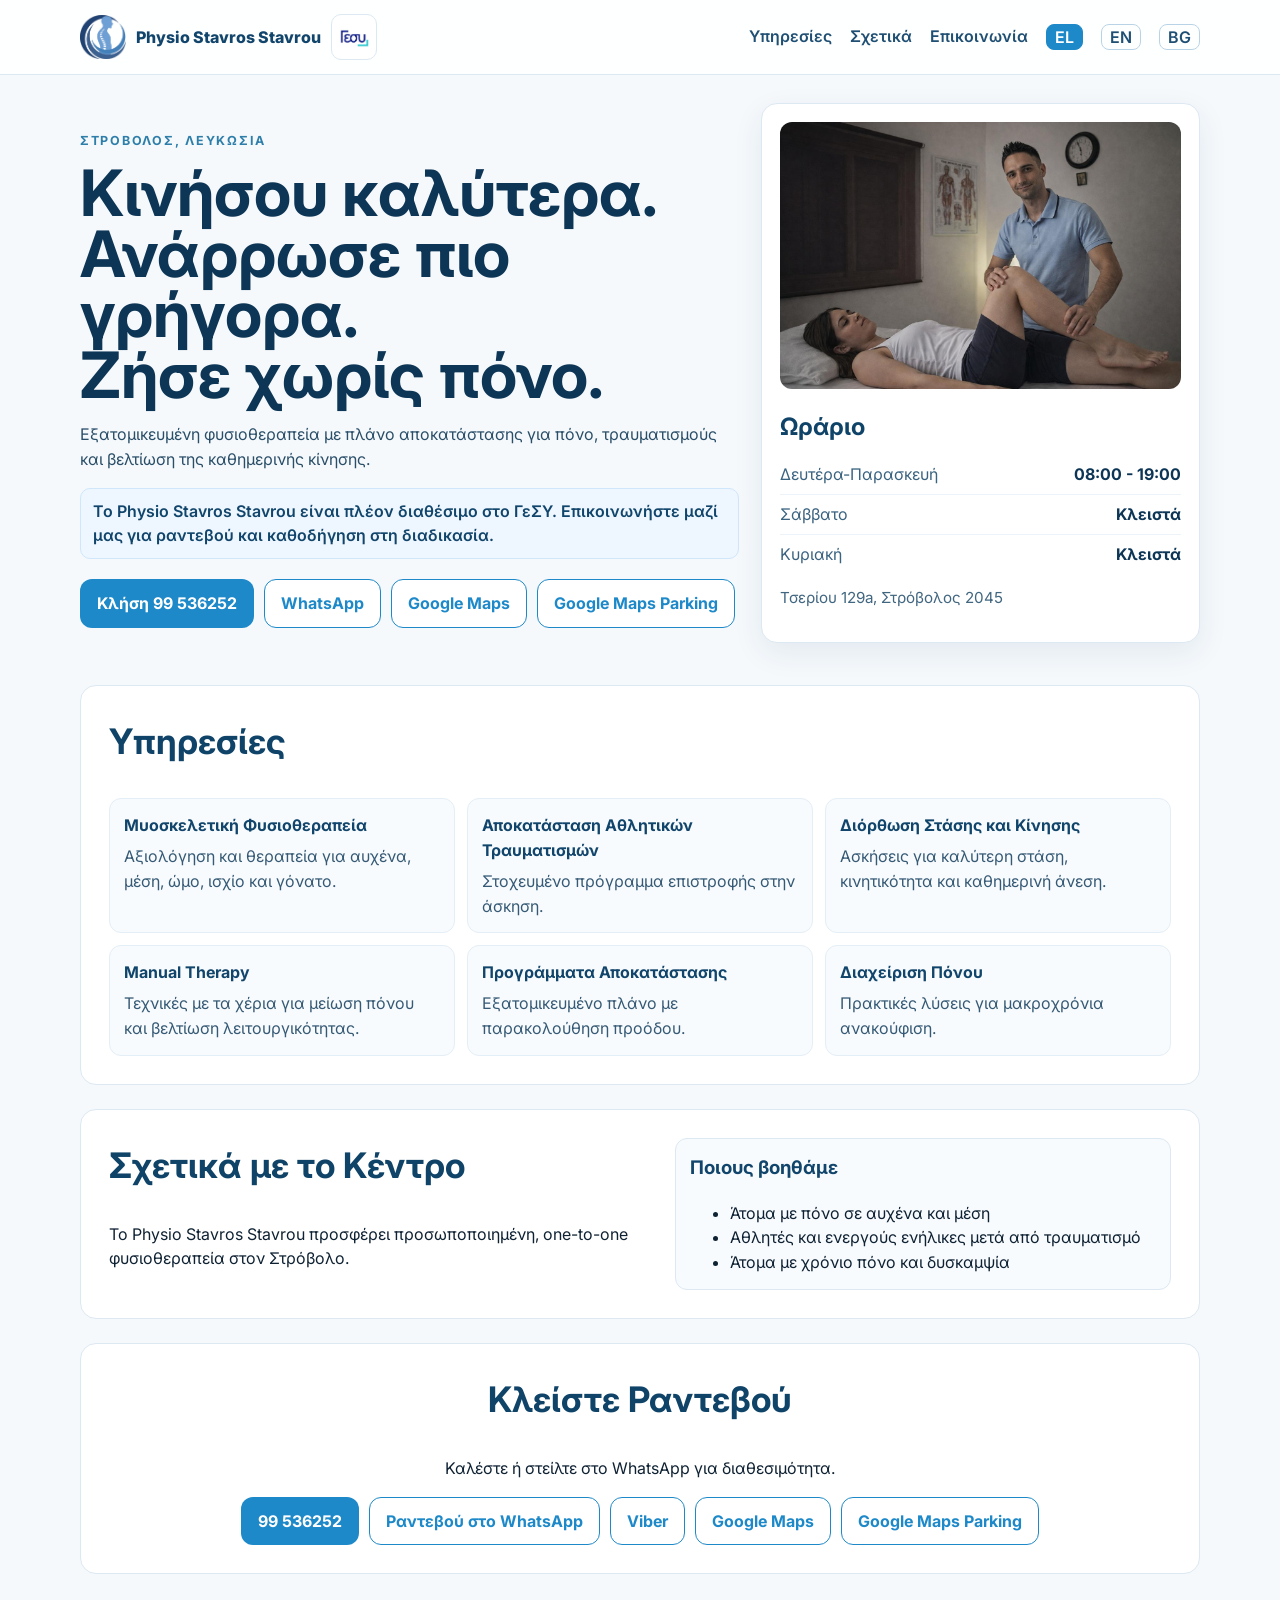
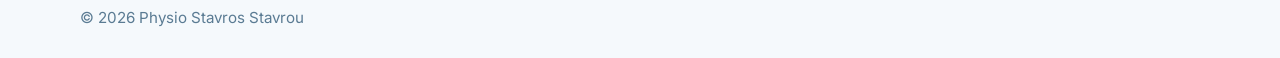
<file: index.html>
<!doctype html>
<html lang="en">
<head>
  <meta charset="UTF-8" />
  <meta name="viewport" content="width=device-width, initial-scale=1.0" />
  <title>Physio Stavros Stavrou</title>
  <meta name="robots" content="index,follow" />
  <link rel="canonical" href="https://physiostavros.com/el/" />
  <link rel="alternate" hreflang="el" href="https://physiostavros.com/el/" />
  <link rel="alternate" hreflang="en" href="https://physiostavros.com/en/" />
  <link rel="alternate" hreflang="bg" href="https://physiostavros.com/bg/" />
  <link rel="alternate" hreflang="x-default" href="https://physiostavros.com/el/" />
  <meta http-equiv="refresh" content="0; url=/el/" />
  <script>window.location.replace('/el/');</script>
</head>
<body>
  <p>Redirecting to <a href="/el/">/el/</a>...</p>
</body>
</html>
</file>
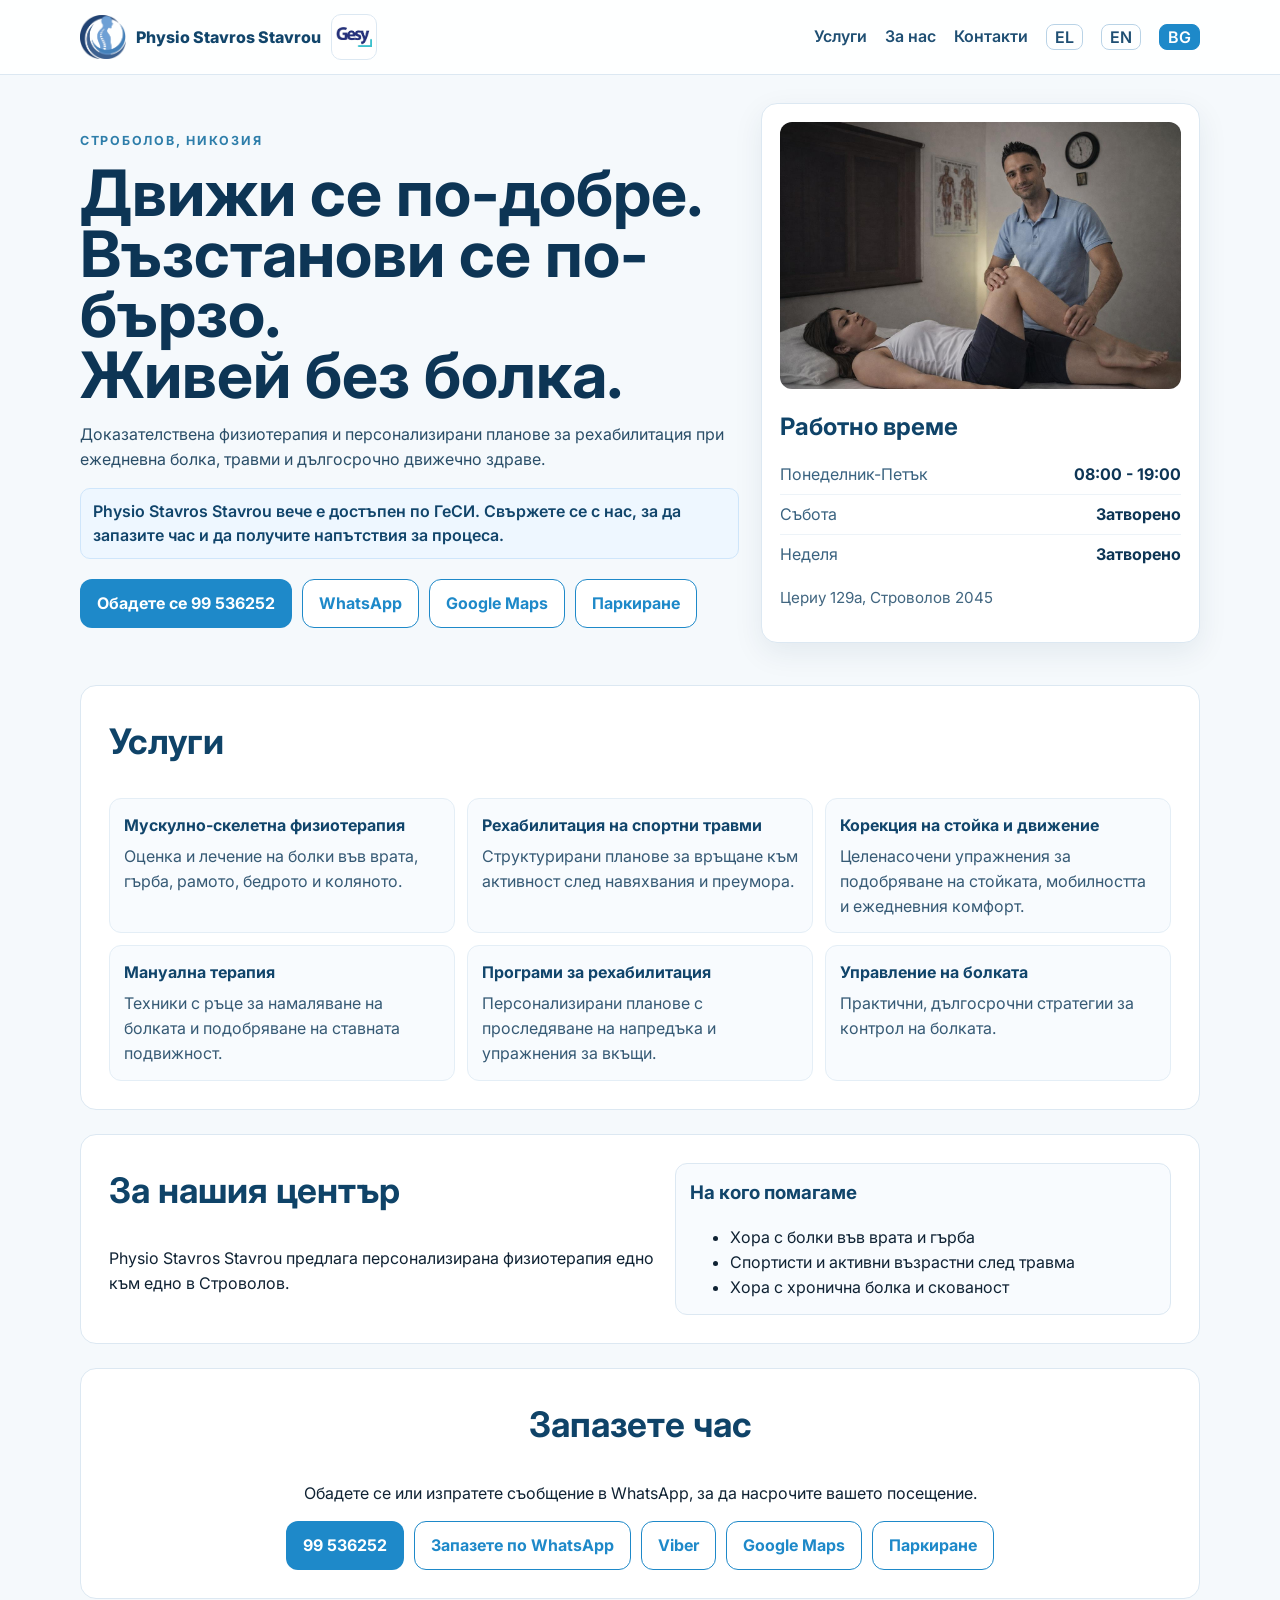
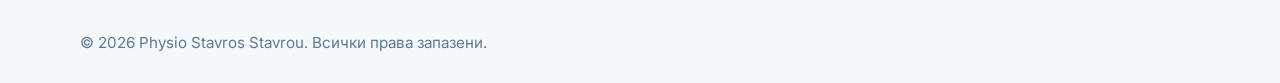
<file: bg/index.html>
<!doctype html>
<html lang="bg">
<head>
  <meta charset="UTF-8" />
  <meta name="viewport" content="width=device-width, initial-scale=1.0" />
  <title>Physio Stavros Stavrou | Физиотерапия в Строволов</title>
  <meta name="description" content="Physio Stavros Stavrou в Строволов, Никозия. Съвременна физиотерапия за облекчаване на болката, рехабилитация, стойка и възстановяване на движението. Физиотерапия Строволов, физиотерапевт Никозия." />
  <meta name="robots" content="index,follow" />
  <meta name="keywords" content="физиотерапия Строволов, физиотерапевт Никозия, ГеСИ физиотерапия, fizioterapia strovolos, fizioterapevt Nicosia, fizio Kipyr" />
  <link rel="canonical" href="https://physiostavros.com/bg/" />
  <link rel="alternate" hreflang="el" href="https://physiostavros.com/el/" />
  <link rel="alternate" hreflang="en" href="https://physiostavros.com/en/" />
  <link rel="alternate" hreflang="bg" href="https://physiostavros.com/bg/" />
  <link rel="alternate" hreflang="x-default" href="https://physiostavros.com/el/" />
  <meta property="og:type" content="website" />
  <meta property="og:locale" content="bg_BG" />
  <meta property="og:title" content="Physio Stavros Stavrou | Физиотерапия в Строволов" />
  <meta property="og:description" content="Съвременна физиотерапия в Строволов с персонализирани планове за рехабилитация. Достъпно по ГеСИ." />
  <meta property="og:url" content="https://physiostavros.com/bg/" />
  <meta property="og:image" content="https://physiostavros.com/assets/physio-primary-logo.png" />
  <meta name="twitter:card" content="summary_large_image" />
  <meta name="twitter:title" content="Physio Stavros Stavrou | Физиотерапия в Строволов" />
  <meta name="twitter:description" content="Съвременна физиотерапия в Строволов - достъпна по ГеСИ." />
  <meta name="twitter:image" content="https://physiostavros.com/assets/physio-primary-logo.png" />

  <link rel="preconnect" href="https://fonts.googleapis.com" />
  <link rel="preconnect" href="https://fonts.gstatic.com" crossorigin />
  <link href="https://fonts.googleapis.com/css2?family=Inter:wght@400;500;600;700;800&display=swap" rel="stylesheet" />
  <link rel="stylesheet" href="../styles.css" />
  <script type="application/ld+json">
  {
    "@context": "https://schema.org",
    "@type": "Physiotherapy",
    "name": "Physio Stavros Stavrou",
    "alternateName": "Fysiotherapeia Stavros Stavrou",
    "keywords": "физиотерапия Строволов, физиотерапевт Никозия, fizioterapia strovolos, fizioterapevt lefkosia"
    "url": "https://physiostavros.com/bg/",
    "image": "https://physiostavros.com/assets/physio-primary-logo.png",
    "telephone": "+35799536252",
    "address": {
      "@type": "PostalAddress",
      "streetAddress": "Tseriou 129a",
      "addressLocality": "Strovolos",
      "postalCode": "2045",
      "addressCountry": "CY"
    },
    "geo": {
      "@type": "GeoCoordinates",
      "latitude": 35.126,
      "longitude": 33.357
    },
    "openingHoursSpecification": [{
      "@type": "OpeningHoursSpecification",
      "dayOfWeek": ["Monday", "Tuesday", "Wednesday", "Thursday", "Friday"],
      "opens": "08:00",
      "closes": "19:00"
    }],
    "sameAs": [
      "https://www.google.com/maps/search/?api=1&query=Physio+Stavros+Stavrou+Tseriou+129a+Strovolos"
    ]
  }
  </script>
</head>
<body>
  <header class="topbar">
    <div class="wrap nav">
      <div class="brand-row">
        <img class="top-logo clinic-logo" src="../assets/physio-primary-logo.png" alt="Physio Stavros Stavrou logo" loading="lazy" />
        <a class="brand" href="#home">Physio Stavros Stavrou</a>
        <img class="top-logo" src="../assets/gesy-english.jpg" alt="GeSY logo" loading="lazy" />
      </div>
      <nav>
        <a href="#services">Услуги</a>
        <a href="#about">За нас</a>
        <a href="#contact">Контакти</a>
        <a class="lang-link" href="/el/">EL</a>
        <a class="lang-link" href="/en/">EN</a>
        <a class="lang-link lang-active" href="/bg/">BG</a>
      </nav>
    </div>
  </header>

  <main id="home">
    <section class="hero wrap">
      <div>
        <p class="eyebrow">СТРОБОЛОВ, НИКОЗИЯ</p>
        <h1>Движи се по-добре.<br />Възстанови се по-бързо.<br />Живей без болка.</h1>
        <p class="lead">Доказателствена физиотерапия и персонализирани планове за рехабилитация при ежедневна болка, травми и дългосрочно движечно здраве.</p>
        <p class="gesy-note">Physio Stavros Stavrou вече е достъпен по ГеСИ. Свържете се с нас, за да запазите час и да получите напътствия за процеса.</p>
        <div class="cta-row">
          <a class="btn btn-primary" href="tel:+35799536252">Обадете се 99 536252</a>
          <a class="btn btn-outline" href="https://wa.me/35799536252" target="_blank" rel="noopener noreferrer">WhatsApp</a>
          <a class="btn btn-outline" href="https://www.google.com/maps/search/?api=1&query=Physio+Stavros+Stavrou+Tseriou+129a+Strovolos" target="_blank" rel="noopener noreferrer">Google Maps</a>
          <a class="btn btn-outline" href="https://maps.app.goo.gl/7N8tuWDPPaSjr6Cb6?g_st=ic" target="_blank" rel="noopener noreferrer">Паркиране</a>
        </div>
      </div>
      <aside class="hero-card">
        <img class="hero-photo" src="../assets/clinic-physio-session.jpg" alt="Физиотерапия в Physio Stavros Stavrou" loading="lazy" />
        <h2>Работно време</h2>
        <ul>
          <li><span>Понеделник-Петък</span><strong>08:00 - 19:00</strong></li>
          <li><span>Събота</span><strong>Затворено</strong></li>
          <li><span>Неделя</span><strong>Затворено</strong></li>
        </ul>
        <p class="meta">Цериу 129a, Строволов 2045</p>
      </aside>
    </section>

    <section id="services" class="wrap section">
      <h2>Услуги</h2>
      <div class="grid">
        <article class="card"><h3>Мускулно-скелетна физиотерапия</h3><p>Оценка и лечение на болки във врата, гърба, рамото, бедрото и коляното.</p></article>
        <article class="card"><h3>Рехабилитация на спортни травми</h3><p>Структурирани планове за връщане към активност след навяхвания и преумора.</p></article>
        <article class="card"><h3>Корекция на стойка и движение</h3><p>Целенасочени упражнения за подобряване на стойката, мобилността и ежедневния комфорт.</p></article>
        <article class="card"><h3>Мануална терапия</h3><p>Техники с ръце за намаляване на болката и подобряване на ставната подвижност.</p></article>
        <article class="card"><h3>Програми за рехабилитация</h3><p>Персонализирани планове с проследяване на напредъка и упражнения за вкъщи.</p></article>
        <article class="card"><h3>Управление на болката</h3><p>Практични, дългосрочни стратегии за контрол на болката.</p></article>
      </div>
    </section>

    <section id="about" class="wrap section split">
      <div>
        <h2>За нашия център</h2>
        <p>Physio Stavros Stavrou предлага персонализирана физиотерапия едно към едно в Строволов.</p>
      </div>
      <div class="highlight">
        <h3>На кого помагаме</h3>
        <ul>
          <li>Хора с болки във врата и гърба</li>
          <li>Спортисти и активни възрастни след травма</li>
          <li>Хора с хронична болка и скованост</li>
        </ul>
      </div>
    </section>

    <section id="contact" class="wrap section contact">
      <h2>Запазете час</h2>
      <p>Обадете се или изпратете съобщение в WhatsApp, за да насрочите вашето посещение.</p>
      <div class="contact-actions">
        <a class="btn btn-primary" href="tel:+35799536252">99 536252</a>
        <a class="btn btn-outline" href="https://wa.me/35799536252" target="_blank" rel="noopener noreferrer">Запазете по WhatsApp</a>
        <a class="btn btn-outline" href="viber://chat?number=%2B35799536252">Viber</a>
        <a class="btn btn-outline" href="https://www.google.com/maps/search/?api=1&query=Physio+Stavros+Stavrou+Tseriou+129a+Strovolos" target="_blank" rel="noopener noreferrer">Google Maps</a>
        <a class="btn btn-outline" href="https://maps.app.goo.gl/7N8tuWDPPaSjr6Cb6?g_st=ic" target="_blank" rel="noopener noreferrer">Паркиране</a>
      </div>
    </section>
  </main>

  <footer class="wrap footer">© <span id="year"></span> Physio Stavros Stavrou. Всички права запазени.</footer>
  <script src="../script.js"></script>
</body>
</html>
</file>
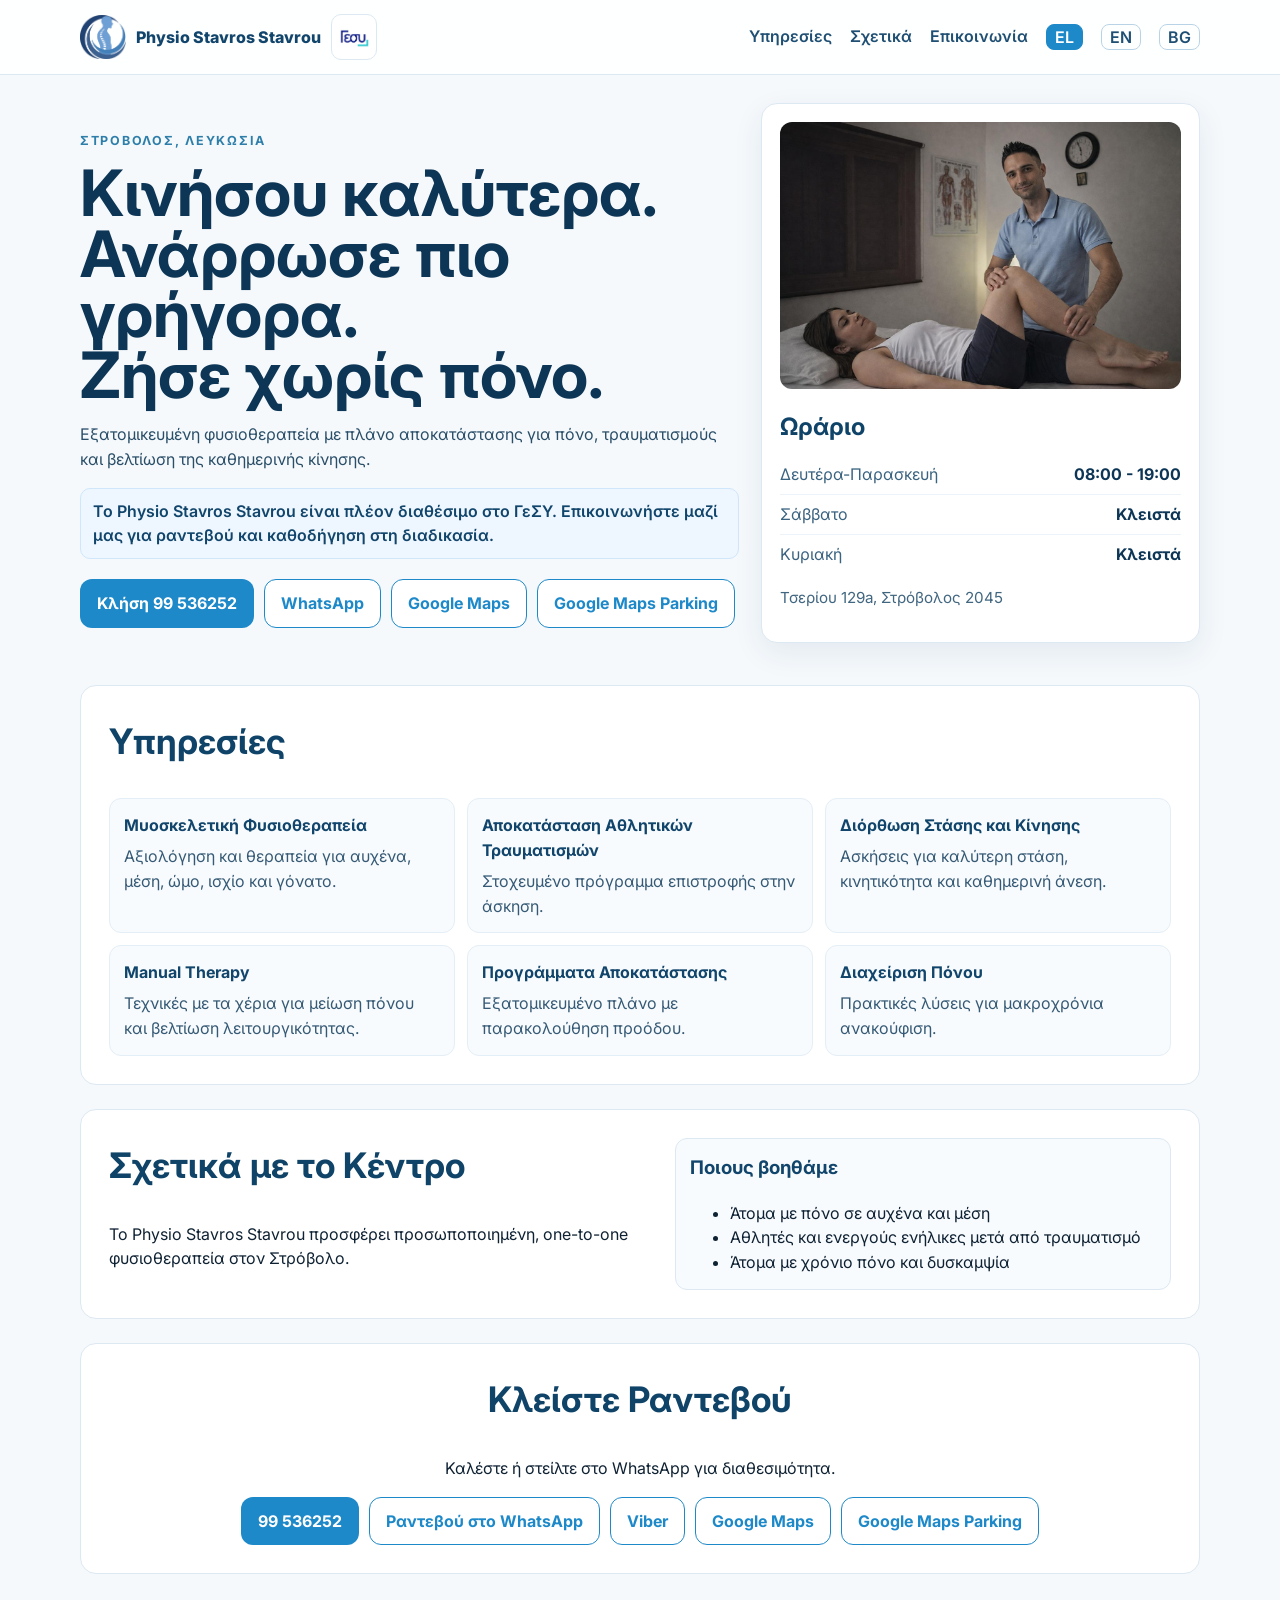
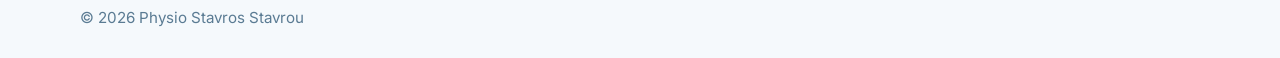
<file: el/index.html>
<!doctype html>
<html lang="el">
<head>
  <meta charset="UTF-8" />
  <meta name="viewport" content="width=device-width, initial-scale=1.0" />
  <title>Physio Stavros Stavrou | Φυσιοθεραπεία στον Στρόβολο</title>
  <meta name="description" content="Physio Stavros Stavrou στον Στρόβολο, Λευκωσία. Σύγχρονη φυσιοθεραπεία για αποκατάσταση, κινητικότητα και μείωση πόνου. Fysiotherapeia Strovolos, fiziotherapeftis Lefkosia." />
  <meta name="robots" content="index,follow" />
  <meta name="keywords" content="φυσιοθεραπεία Στρόβολος, φυσιοθεραπευτής Λευκωσία, ΓεΣΥ φυσιοθεραπεία, fisiotherapeia strovolos, fysiotherapeia lefkosia, physiotherapeftis cyprus" />
  <link rel="canonical" href="https://physiostavros.com/el/" />
  <link rel="alternate" hreflang="el" href="https://physiostavros.com/el/" />
  <link rel="alternate" hreflang="en" href="https://physiostavros.com/en/" />
  <link rel="alternate" hreflang="bg" href="https://physiostavros.com/bg/" />
  <link rel="alternate" hreflang="x-default" href="https://physiostavros.com/el/" />
  <meta property="og:type" content="website" />
  <meta property="og:locale" content="el_CY" />
  <meta property="og:title" content="Physio Stavros Stavrou | Φυσιοθεραπεία στον Στρόβολο" />
  <meta property="og:description" content="Σύγχρονη φυσιοθεραπεία στον Στρόβολο με εξατομικευμένο πλάνο αποκατάστασης. Διαθέσιμο στο ΓεΣΥ." />
  <meta property="og:url" content="https://physiostavros.com/el/" />
  <meta property="og:image" content="https://physiostavros.com/assets/physio-primary-logo.png" />
  <meta name="twitter:card" content="summary_large_image" />
  <meta name="twitter:title" content="Physio Stavros Stavrou | Φυσιοθεραπεία στον Στρόβολο" />
  <meta name="twitter:description" content="Σύγχρονη φυσιοθεραπεία στον Στρόβολο - διαθέσιμο στο ΓεΣΥ." />
  <meta name="twitter:image" content="https://physiostavros.com/assets/physio-primary-logo.png" />

  <link rel="preconnect" href="https://fonts.googleapis.com" />
  <link rel="preconnect" href="https://fonts.gstatic.com" crossorigin />
  <link href="https://fonts.googleapis.com/css2?family=Inter:wght@400;500;600;700;800&display=swap" rel="stylesheet" />
  <link rel="stylesheet" href="../styles.css" />
  <script type="application/ld+json">
  {
    "@context": "https://schema.org",
    "@type": "Physiotherapy",
    "name": "Physio Stavros Stavrou",
    "alternateName": "Fysiotherapeia Stavros Stavrou",
    "keywords": "φυσιοθεραπεία Στρόβολος, φυσιοθεραπευτής Λευκωσία, fisiotherapeia strovolos, fysiotherapeia lefkosia, physiotherapeftis"
    "url": "https://physiostavros.com/el/",
    "image": "https://physiostavros.com/assets/physio-primary-logo.png",
    "telephone": "+35799536252",
    "address": {
      "@type": "PostalAddress",
      "streetAddress": "Tseriou 129a",
      "addressLocality": "Strovolos",
      "postalCode": "2045",
      "addressCountry": "CY"
    },
    "geo": {
      "@type": "GeoCoordinates",
      "latitude": 35.126,
      "longitude": 33.357
    },
    "openingHoursSpecification": [{
      "@type": "OpeningHoursSpecification",
      "dayOfWeek": ["Monday", "Tuesday", "Wednesday", "Thursday", "Friday"],
      "opens": "08:00",
      "closes": "19:00"
    }],
    "sameAs": [
      "https://www.google.com/maps/search/?api=1&query=Physio+Stavros+Stavrou+Tseriou+129a+Strovolos"
    ]
  }
  </script>
</head>
<body>
  <header class="topbar">
    <div class="wrap nav">
      <div class="brand-row">
        <img class="top-logo clinic-logo" src="../assets/physio-primary-logo.png" alt="Physio Stavros Stavrou logo" loading="lazy" />
        <a class="brand" href="#home">Physio Stavros Stavrou</a>
        <img class="top-logo" src="../assets/gesy-greek.jpg" alt="ΓεΣΥ λογότυπο" loading="lazy" />
      </div>
      <nav>
        <a href="#services">Υπηρεσίες</a>
        <a href="#about">Σχετικά</a>
        <a href="#contact">Επικοινωνία</a>
        <a class="lang-link lang-active" href="/el/">EL</a>
        <a class="lang-link" href="/en/">EN</a>
        <a class="lang-link" href="/bg/">BG</a>
      </nav>
    </div>
  </header>

  <main id="home">
    <section class="hero wrap">
      <div>
        <p class="eyebrow">ΣΤΡΟΒΟΛΟΣ, ΛΕΥΚΩΣΙΑ</p>
        <h1>Κινήσου καλύτερα.<br />Ανάρρωσε πιο γρήγορα.<br />Ζήσε χωρίς πόνο.</h1>
        <p class="lead">Εξατομικευμένη φυσιοθεραπεία με πλάνο αποκατάστασης για πόνο, τραυματισμούς και βελτίωση της καθημερινής κίνησης.</p>
        <p class="gesy-note">Το Physio Stavros Stavrou είναι πλέον διαθέσιμο στο ΓεΣΥ. Επικοινωνήστε μαζί μας για ραντεβού και καθοδήγηση στη διαδικασία.</p>
        <div class="cta-row">
          <a class="btn btn-primary" href="tel:+35799536252">Κλήση 99 536252</a>
          <a class="btn btn-outline" href="https://wa.me/35799536252" target="_blank" rel="noopener noreferrer">WhatsApp</a>
          <a class="btn btn-outline" href="https://www.google.com/maps/search/?api=1&query=Physio+Stavros+Stavrou+Tseriou+129a+Strovolos" target="_blank" rel="noopener noreferrer">Google Maps</a>
          <a class="btn btn-outline" href="https://maps.app.goo.gl/7N8tuWDPPaSjr6Cb6?g_st=ic" target="_blank" rel="noopener noreferrer">Google Maps Parking</a>
        </div>
      </div>
      <aside class="hero-card">
        <img class="hero-photo" src="../assets/clinic-physio-session.jpg" alt="Φυσιοθεραπεία στο Physio Stavros Stavrou" loading="lazy" />
        <h2>Ωράριο</h2>
        <ul>
          <li><span>Δευτέρα-Παρασκευή</span><strong>08:00 - 19:00</strong></li>
          <li><span>Σάββατο</span><strong>Κλειστά</strong></li>
          <li><span>Κυριακή</span><strong>Κλειστά</strong></li>
        </ul>
        <p class="meta">Τσερίου 129a, Στρόβολος 2045</p>
      </aside>
    </section>

    <section id="services" class="wrap section">
      <h2>Υπηρεσίες</h2>
      <div class="grid">
        <article class="card"><h3>Μυοσκελετική Φυσιοθεραπεία</h3><p>Αξιολόγηση και θεραπεία για αυχένα, μέση, ώμο, ισχίο και γόνατο.</p></article>
        <article class="card"><h3>Αποκατάσταση Αθλητικών Τραυματισμών</h3><p>Στοχευμένο πρόγραμμα επιστροφής στην άσκηση.</p></article>
        <article class="card"><h3>Διόρθωση Στάσης και Κίνησης</h3><p>Ασκήσεις για καλύτερη στάση, κινητικότητα και καθημερινή άνεση.</p></article>
        <article class="card"><h3>Manual Therapy</h3><p>Τεχνικές με τα χέρια για μείωση πόνου και βελτίωση λειτουργικότητας.</p></article>
        <article class="card"><h3>Προγράμματα Αποκατάστασης</h3><p>Εξατομικευμένο πλάνο με παρακολούθηση προόδου.</p></article>
        <article class="card"><h3>Διαχείριση Πόνου</h3><p>Πρακτικές λύσεις για μακροχρόνια ανακούφιση.</p></article>
      </div>
    </section>

    <section id="about" class="wrap section split">
      <div>
        <h2>Σχετικά με το Κέντρο</h2>
        <p>Το Physio Stavros Stavrou προσφέρει προσωποποιημένη, one-to-one φυσιοθεραπεία στον Στρόβολο.</p>
      </div>
      <div class="highlight">
        <h3>Ποιους βοηθάμε</h3>
        <ul>
          <li>Άτομα με πόνο σε αυχένα και μέση</li>
          <li>Αθλητές και ενεργούς ενήλικες μετά από τραυματισμό</li>
          <li>Άτομα με χρόνιο πόνο και δυσκαμψία</li>
        </ul>
      </div>
    </section>

    <section id="contact" class="wrap section contact">
      <h2>Κλείστε Ραντεβού</h2>
      <p>Καλέστε ή στείλτε στο WhatsApp για διαθεσιμότητα.</p>
      <div class="contact-actions">
        <a class="btn btn-primary" href="tel:+35799536252">99 536252</a>
        <a class="btn btn-outline" href="https://wa.me/35799536252" target="_blank" rel="noopener noreferrer">Ραντεβού στο WhatsApp</a>
        <a class="btn btn-outline" href="viber://chat?number=%2B35799536252">Viber</a>
        <a class="btn btn-outline" href="https://www.google.com/maps/search/?api=1&query=Physio+Stavros+Stavrou+Tseriou+129a+Strovolos" target="_blank" rel="noopener noreferrer">Google Maps</a>
        <a class="btn btn-outline" href="https://maps.app.goo.gl/7N8tuWDPPaSjr6Cb6?g_st=ic" target="_blank" rel="noopener noreferrer">Google Maps Parking</a>
      </div>
    </section>
  </main>

  <footer class="wrap footer">© <span id="year"></span> Physio Stavros Stavrou</footer>
  <script src="../script.js"></script>
</body>
</html>
</file>
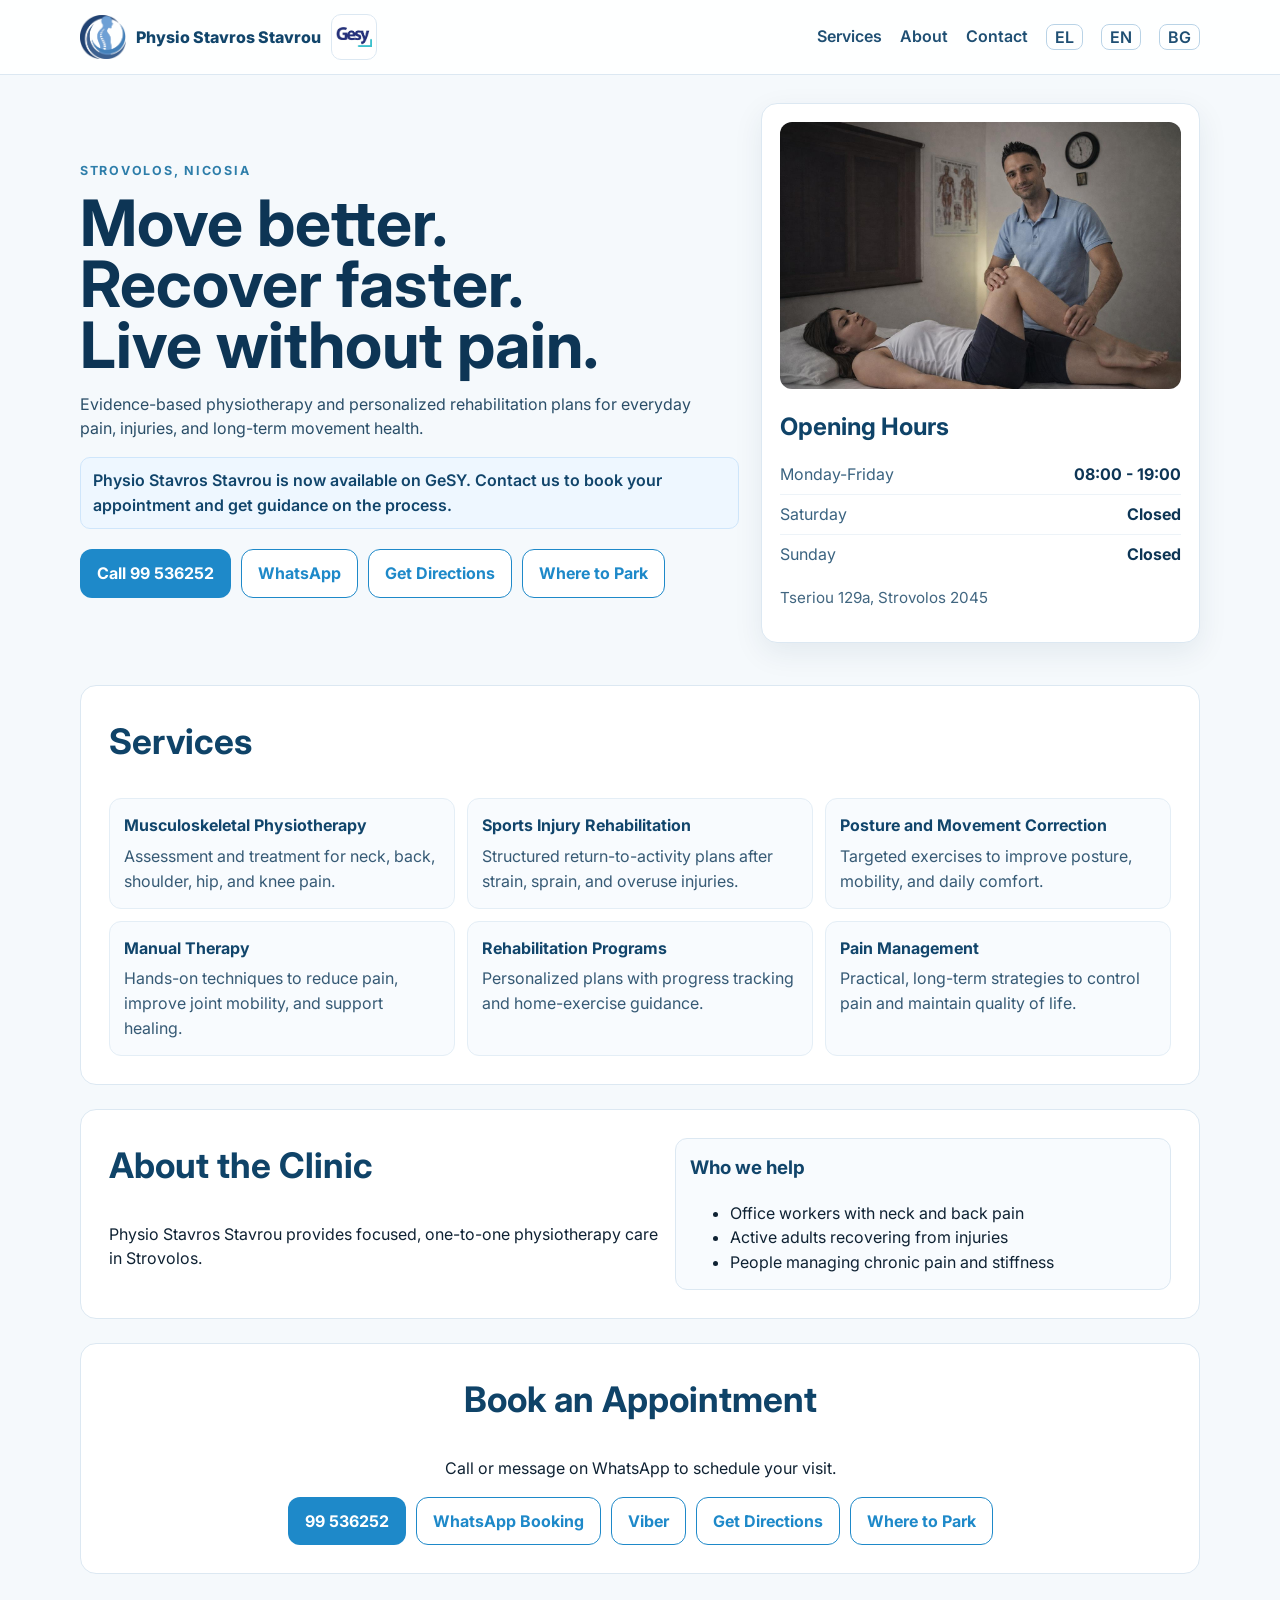
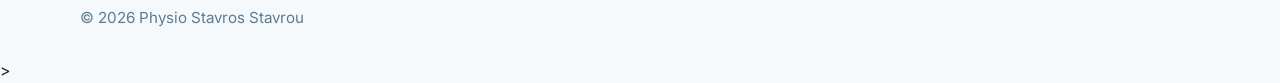
<file: en/index.html>
<!doctype html>
<html lang="en">
<head>
  <meta charset="UTF-8" />
  <meta name="viewport" content="width=device-width, initial-scale=1.0" />
  <title>Physio Stavros Stavrou | Physiotherapy in Strovolos</title>
  <meta name="description" content="Physio Stavros Stavrou in Strovolos, Nicosia. Modern physiotherapy care for pain relief, rehabilitation, posture, and movement recovery. Fysiotherapeia Strovolos, physiotherapeftis Nicosia, fysio Stavros." />
  <meta name="robots" content="index,follow" />
  <meta name="keywords" content="physiotherapy Strovolos, physiotherapist Nicosia, GeSY physiotherapy, fysiotherapeia strovolos, physiotherapeftis lefkosia, fysio cyprus" />
  <link rel="canonical" href="https://physiostavros.com/en/" />
  <link rel="alternate" hreflang="el" href="https://physiostavros.com/el/" />
  <link rel="alternate" hreflang="en" href="https://physiostavros.com/en/" />
  <link rel="alternate" hreflang="bg" href="https://physiostavros.com/bg/" />
  <link rel="alternate" hreflang="x-default" href="https://physiostavros.com/el/" />
  <meta property="og:type" content="website" />
  <meta property="og:locale" content="en_CY" />
  <meta property="og:title" content="Physio Stavros Stavrou | Physiotherapy in Strovolos" />
  <meta property="og:description" content="Modern physiotherapy in Strovolos with personalized rehabilitation plans. Available on GeSY." />
  <meta property="og:url" content="https://physiostavros.com/en/" />
  <meta property="og:image" content="https://physiostavros.com/assets/physio-primary-logo.png" />
  <meta name="twitter:card" content="summary_large_image" />
  <meta name="twitter:title" content="Physio Stavros Stavrou | Physiotherapy in Strovolos" />
  <meta name="twitter:description" content="Modern physiotherapy in Strovolos - available on GeSY." />
  <meta name="twitter:image" content="https://physiostavros.com/assets/physio-primary-logo.png" />

  <link rel="preconnect" href="https://fonts.googleapis.com" />
  <link rel="preconnect" href="https://fonts.gstatic.com" crossorigin />
  <link href="https://fonts.googleapis.com/css2?family=Inter:wght@400;500;600;700;800&display=swap" rel="stylesheet" />
  <link rel="stylesheet" href="../styles.css" />
  <script type="application/ld+json">
  {
    "@context": "https://schema.org",
    "@type": "Physiotherapy",
    "name": "Physio Stavros Stavrou",
    "alternateName": "Fysiotherapeia Stavros Stavrou",
    "keywords": "physiotherapy Strovolos, physiotherapist Nicosia, fysiotherapeia strovolos, physiotherapeftis lefkosia"
    "url": "https://physiostavros.com/en/",
    "image": "https://physiostavros.com/assets/physio-primary-logo.png",
    "telephone": "+35799536252",
    "address": {
      "@type": "PostalAddress",
      "streetAddress": "Tseriou 129a",
      "addressLocality": "Strovolos",
      "postalCode": "2045",
      "addressCountry": "CY"
    },
    "geo": {
      "@type": "GeoCoordinates",
      "latitude": 35.126,
      "longitude": 33.357
    },
    "openingHoursSpecification": [{
      "@type": "OpeningHoursSpecification",
      "dayOfWeek": ["Monday", "Tuesday", "Wednesday", "Thursday", "Friday"],
      "opens": "08:00",
      "closes": "19:00"
    }],
    "sameAs": [
      "https://www.google.com/maps/search/?api=1&query=Physio+Stavros+Stavrou+Tseriou+129a+Strovolos"
    ]
  }
  </script>
</head>
<body>
  <header class="topbar">
    <div class="wrap nav">
      <div class="brand-row">
        <img class="top-logo clinic-logo" src="../assets/physio-primary-logo.png" alt="Physio Stavros Stavrou logo" loading="lazy" />
        <a class="brand" href="#home">Physio Stavros Stavrou</a>
        <img class="top-logo" src="../assets/gesy-english.jpg" alt="GeSY logo" loading="lazy" />
      </div>
      <nav>
        <a href="#services">Services</a>
        <a href="#about">About</a>
        <a href="#contact">Contact</a>
        <a class="lang-link" href="/el/">EL</a>
        <a class="lang-link" href="/en/">EN</a>
        <a class="lang-link" href="/bg/">BG</a>
      </nav>
    </div>
  </header>

  <main id="home">
    <section class="hero wrap">
      <div>
        <p class="eyebrow">STROVOLOS, NICOSIA</p>
        <h1>Move better.<br />Recover faster.<br />Live without pain.</h1>
        <p class="lead">Evidence-based physiotherapy and personalized rehabilitation plans for everyday pain, injuries, and long-term movement health.</p>
        <p class="gesy-note">Physio Stavros Stavrou is now available on GeSY. Contact us to book your appointment and get guidance on the process.</p>
        <div class="cta-row">
          <a class="btn btn-primary" href="tel:+35799536252">Call 99 536252</a>
          <a class="btn btn-outline" href="https://wa.me/35799536252" target="_blank" rel="noopener noreferrer">WhatsApp</a>
          <a class="btn btn-outline" href="https://www.google.com/maps/search/?api=1&query=Physio+Stavros+Stavrou+Tseriou+129a+Strovolos" target="_blank" rel="noopener noreferrer">Get Directions</a>
          <a class="btn btn-outline" href="https://maps.app.goo.gl/7N8tuWDPPaSjr6Cb6?g_st=ic" target="_blank" rel="noopener noreferrer">Where to Park</a>
        </div>
      </div>
      <aside class="hero-card">
        <img class="hero-photo" src="../assets/clinic-physio-session.jpg" alt="Physiotherapy session at Physio Stavros Stavrou" loading="lazy" />
        <h2>Opening Hours</h2>
        <ul>
          <li><span>Monday-Friday</span><strong>08:00 - 19:00</strong></li>
          <li><span>Saturday</span><strong>Closed</strong></li>
          <li><span>Sunday</span><strong>Closed</strong></li>
        </ul>
        <p class="meta">Tseriou 129a, Strovolos 2045</p>
      </aside>
    </section>

    <section id="services" class="wrap section">
      <h2>Services</h2>
      <div class="grid">
        <article class="card"><h3>Musculoskeletal Physiotherapy</h3><p>Assessment and treatment for neck, back, shoulder, hip, and knee pain.</p></article>
        <article class="card"><h3>Sports Injury Rehabilitation</h3><p>Structured return-to-activity plans after strain, sprain, and overuse injuries.</p></article>
        <article class="card"><h3>Posture and Movement Correction</h3><p>Targeted exercises to improve posture, mobility, and daily comfort.</p></article>
        <article class="card"><h3>Manual Therapy</h3><p>Hands-on techniques to reduce pain, improve joint mobility, and support healing.</p></article>
        <article class="card"><h3>Rehabilitation Programs</h3><p>Personalized plans with progress tracking and home-exercise guidance.</p></article>
        <article class="card"><h3>Pain Management</h3><p>Practical, long-term strategies to control pain and maintain quality of life.</p></article>
      </div>
    </section>

    <section id="about" class="wrap section split">
      <div>
        <h2>About the Clinic</h2>
        <p>Physio Stavros Stavrou provides focused, one-to-one physiotherapy care in Strovolos.</p>
      </div>
      <div class="highlight">
        <h3>Who we help</h3>
        <ul>
          <li>Office workers with neck and back pain</li>
          <li>Active adults recovering from injuries</li>
          <li>People managing chronic pain and stiffness</li>
        </ul>
      </div>
    </section>

    <section id="contact" class="wrap section contact">
      <h2>Book an Appointment</h2>
      <p>Call or message on WhatsApp to schedule your visit.</p>
      <div class="contact-actions">
        <a class="btn btn-primary" href="tel:+35799536252">99 536252</a>
        <a class="btn btn-outline" href="https://wa.me/35799536252" target="_blank" rel="noopener noreferrer">WhatsApp Booking</a>
        <a class="btn btn-outline" href="viber://chat?number=%2B35799536252">Viber</a>
        <a class="btn btn-outline" href="https://www.google.com/maps/search/?api=1&query=Physio+Stavros+Stavrou+Tseriou+129a+Strovolos" target="_blank" rel="noopener noreferrer">Get Directions</a>
        <a class="btn btn-outline" href="https://maps.app.goo.gl/7N8tuWDPPaSjr6Cb6?g_st=ic" target="_blank" rel="noopener noreferrer">Where to Park</a>
      </div>
    </section>
  </main>

  <footer class="wrap footer">© <span id="year"></span> Physio Stavros Stavrou</footer>
  <script src="../script.js"></script>
</body>
</html>
>
</file>
<file: styles.css>
* { box-sizing: border-box; }
html, body { margin: 0; padding: 0; }
body {
  font-family: Inter, system-ui, -apple-system, Segoe UI, Roboto, sans-serif;
  color: #0f2233;
  background: #f5f9fc;
  line-height: 1.55;
  overflow-x: hidden;
}
.wrap {
  width: min(1120px, 92%);
  margin: 0 auto;
}
.topbar {
  position: sticky;
  top: 0;
  z-index: 30;
  background: rgba(255, 255, 255, 0.9);
  border-bottom: 1px solid #dce8f2;
  backdrop-filter: blur(8px);
}
.nav {
  display: flex;
  justify-content: space-between;
  align-items: center;
  padding: 14px 0;
}
.brand-row {
  display: flex;
  align-items: center;
  gap: 10px;
}
.top-logo {
  width: 46px;
  height: 46px;
  object-fit: contain;
  border-radius: 10px;
  background: #fff;
  border: 1px solid #dce8f2;
  padding: 4px;
}
.top-logo.clinic-logo {
  border: 0;
  background: transparent;
  border-radius: 0;
  padding: 0;
}
.brand {
  color: #11456b;
  text-decoration: none;
  font-weight: 800;
}
nav {
  display: flex;
  gap: 18px;
}
nav a {
  color: #1f4f73;
  text-decoration: none;
  font-weight: 600;
}
.lang-link {
  border: 1px solid #b9d3e6;
  border-radius: 8px;
  padding: 4px 8px;
  line-height: 1;
}
.lang-active {
  background: #1e89c9;
  color: #fff;
  border-color: #1e89c9;
}
.logo-strip {
  display: grid;
  grid-template-columns: 1fr 1fr;
  gap: 12px;
  padding: 16px 0 8px;
}
.logo-card {
  margin: 0;
  background: #ffffff;
  border: 1px solid #dce8f2;
  border-radius: 14px;
  padding: 10px;
  display: flex;
  align-items: center;
  justify-content: center;
  min-height: 120px;
}
.logo-card img {
  max-width: 100%;
  max-height: 110px;
  object-fit: contain;
}
.hero {
  display: grid;
  grid-template-columns: 1.2fr 0.8fr;
  gap: 22px;
  align-items: center;
  padding: 28px 0 18px;
}
.eyebrow {
  letter-spacing: 0.14em;
  font-size: 0.78rem;
  color: #2e7eaa;
  font-weight: 700;
}
h1 {
  font-size: clamp(2rem, 5vw, 4rem);
  line-height: 0.95;
  margin: 8px 0 14px;
  color: #0d3555;
}
.lead {
  max-width: 650px;
  color: #2a4e68;
}
.gesy-note {
  margin-top: 10px;
  max-width: 760px;
  background: #eef7ff;
  border: 1px solid #cfe6fb;
  color: #11456b;
  border-radius: 10px;
  padding: 10px 12px;
  font-weight: 600;
}
.cta-row {
  margin-top: 20px;
  display: flex;
  flex-wrap: wrap;
  gap: 10px;
}
.btn {
  display: inline-block;
  text-decoration: none;
  border-radius: 12px;
  padding: 11px 16px;
  font-weight: 700;
  border: 1px solid transparent;
}
.btn-primary {
  background: #1e89c9;
  color: white;
}
.btn-outline {
  border-color: #1e89c9;
  color: #1e89c9;
  background: #ffffff;
}
.hero-card {
  background: #ffffff;
  border: 1px solid #dce8f2;
  border-radius: 16px;
  padding: 18px;
  box-shadow: 0 10px 30px rgba(18, 56, 82, 0.08);
}
.hero-photo {
  width: 100%;
  height: auto;
  border-radius: 12px;
  margin-bottom: 12px;
  object-fit: cover;
}
.hero-card h2 {
  margin: 0 0 10px;
  color: #0f4368;
}
.hero-card ul {
  margin: 0;
  padding: 0;
  list-style: none;
}
.hero-card li {
  display: flex;
  justify-content: space-between;
  gap: 10px;
  padding: 7px 0;
  border-bottom: 1px solid #edf3f8;
}
.hero-card li:last-child { border-bottom: 0; }
.hero-card span { color: #3a6380; }
.hero-card strong { color: #0d3555; }
.meta {
  margin-top: 12px;
  color: #416680;
  font-size: 0.95rem;
}
.section {
  margin: 24px auto;
  padding: 28px;
  background: #ffffff;
  border: 1px solid #dce8f2;
  border-radius: 16px;
}
.section h2 {
  margin-top: 0;
  color: #0f4368;
  font-size: clamp(1.5rem, 3vw, 2.2rem);
}
.grid {
  display: grid;
  grid-template-columns: repeat(3, 1fr);
  gap: 12px;
}
.card {
  background: #f8fbfe;
  border: 1px solid #e4eef6;
  border-radius: 12px;
  padding: 14px;
}
.card h3 {
  margin: 0 0 6px;
  font-size: 1rem;
  color: #11456b;
}
.card p { margin: 0; color: #365a75; }
.split {
  display: grid;
  grid-template-columns: 1fr 0.9fr;
  gap: 14px;
}
.highlight {
  border: 1px solid #dce8f2;
  border-radius: 12px;
  padding: 14px;
  background: #f8fbfe;
}
.highlight h3 {
  margin-top: 0;
  color: #11456b;
}
.highlight ul { margin-bottom: 0; }
.contact { text-align: center; }
.contact-actions {
  display: flex;
  justify-content: center;
  flex-wrap: wrap;
  gap: 10px;
  margin-top: 12px;
}
.footer {
  padding: 8px 0 28px;
  color: #5a7b93;
  font-size: 0.95rem;
}
@media (max-width: 900px) {
  .logo-strip,
  .hero, .grid, .split {
    grid-template-columns: 1fr;
  }
  .section {
    padding: 20px;
  }
}

@media (max-width: 640px) {
  .wrap {
    width: min(100%, 94%);
  }
  .nav {
    flex-direction: column;
    align-items: flex-start;
    gap: 10px;
  }
  .brand-row {
    width: 100%;
    justify-content: space-between;
  }
  nav {
    width: 100%;
    display: flex;
    flex-wrap: wrap;
    gap: 8px;
  }
  nav a {
    font-size: 0.95rem;
  }
  .cta-row,
  .contact-actions {
    flex-direction: column;
    align-items: stretch;
  }
  .btn {
    width: 100%;
    text-align: center;
  }
  .hero {
    gap: 14px;
    padding-top: 28px;
  }
}
</file>
